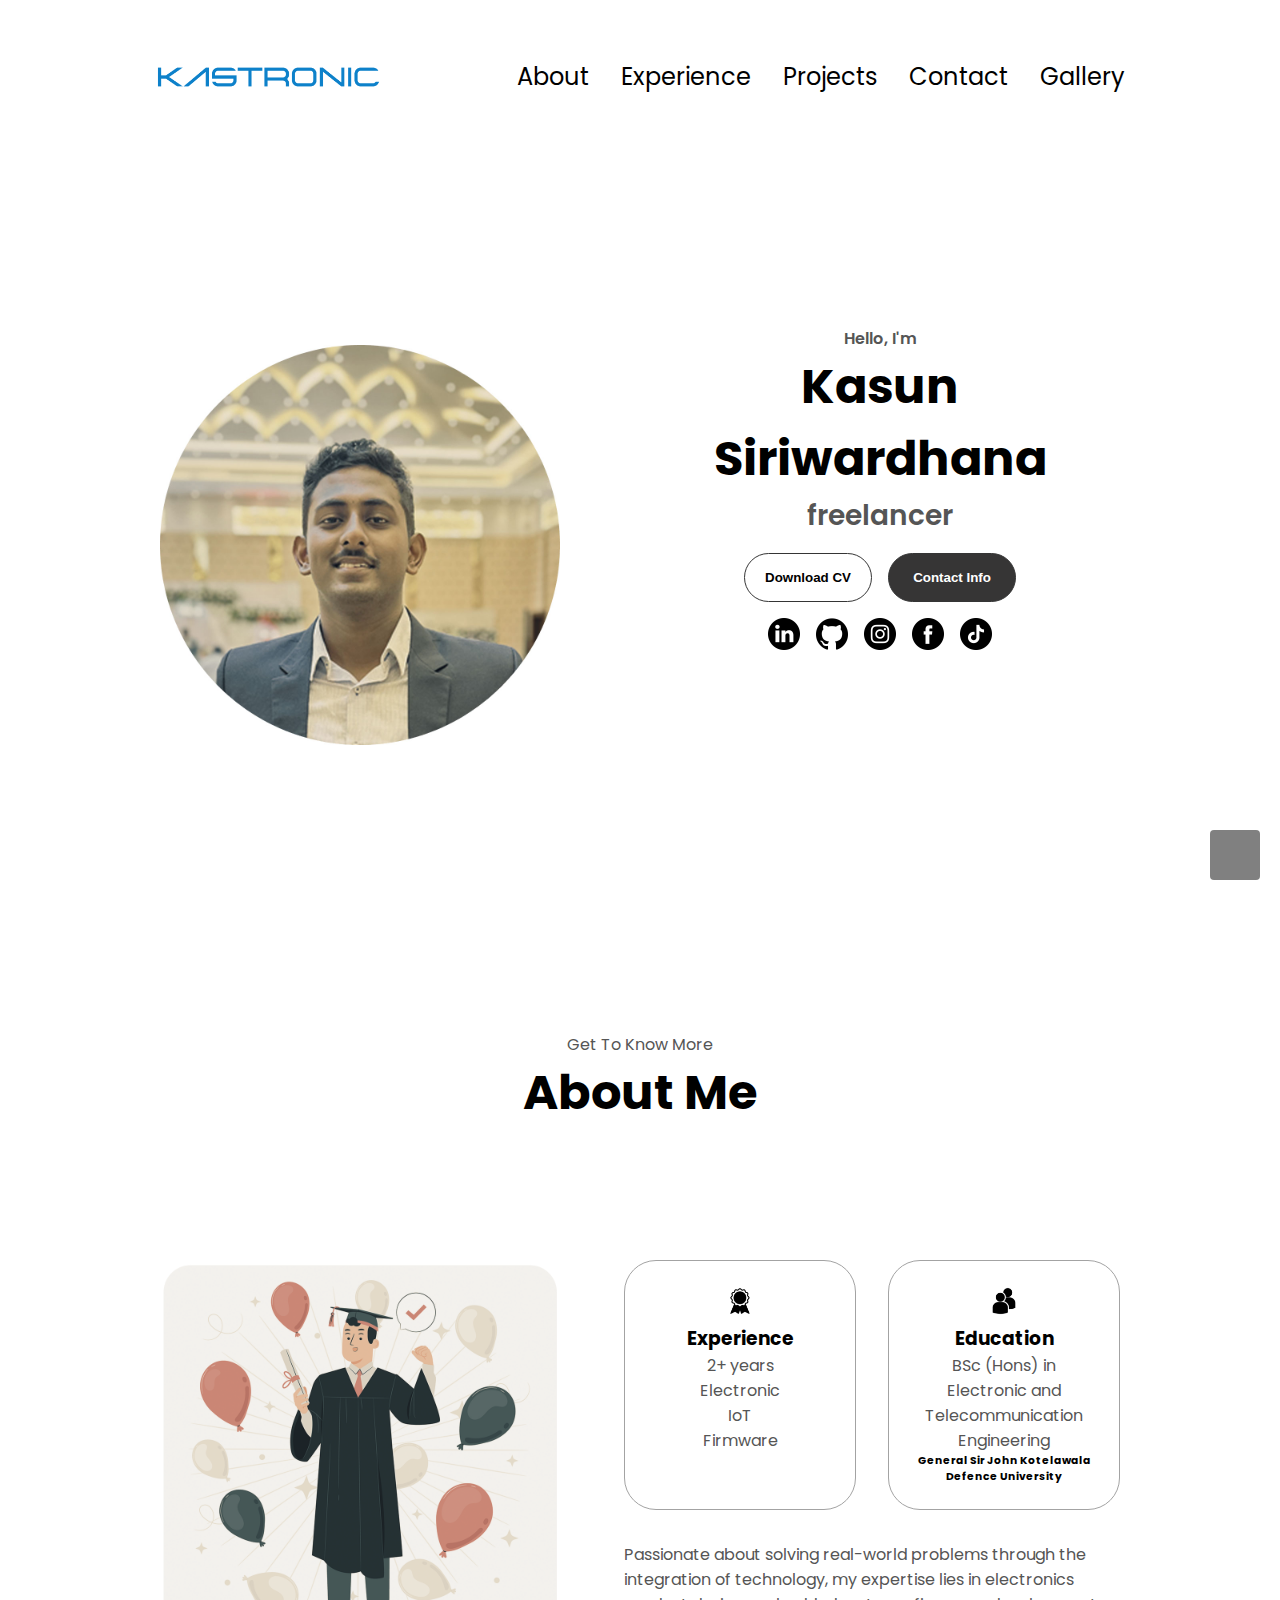
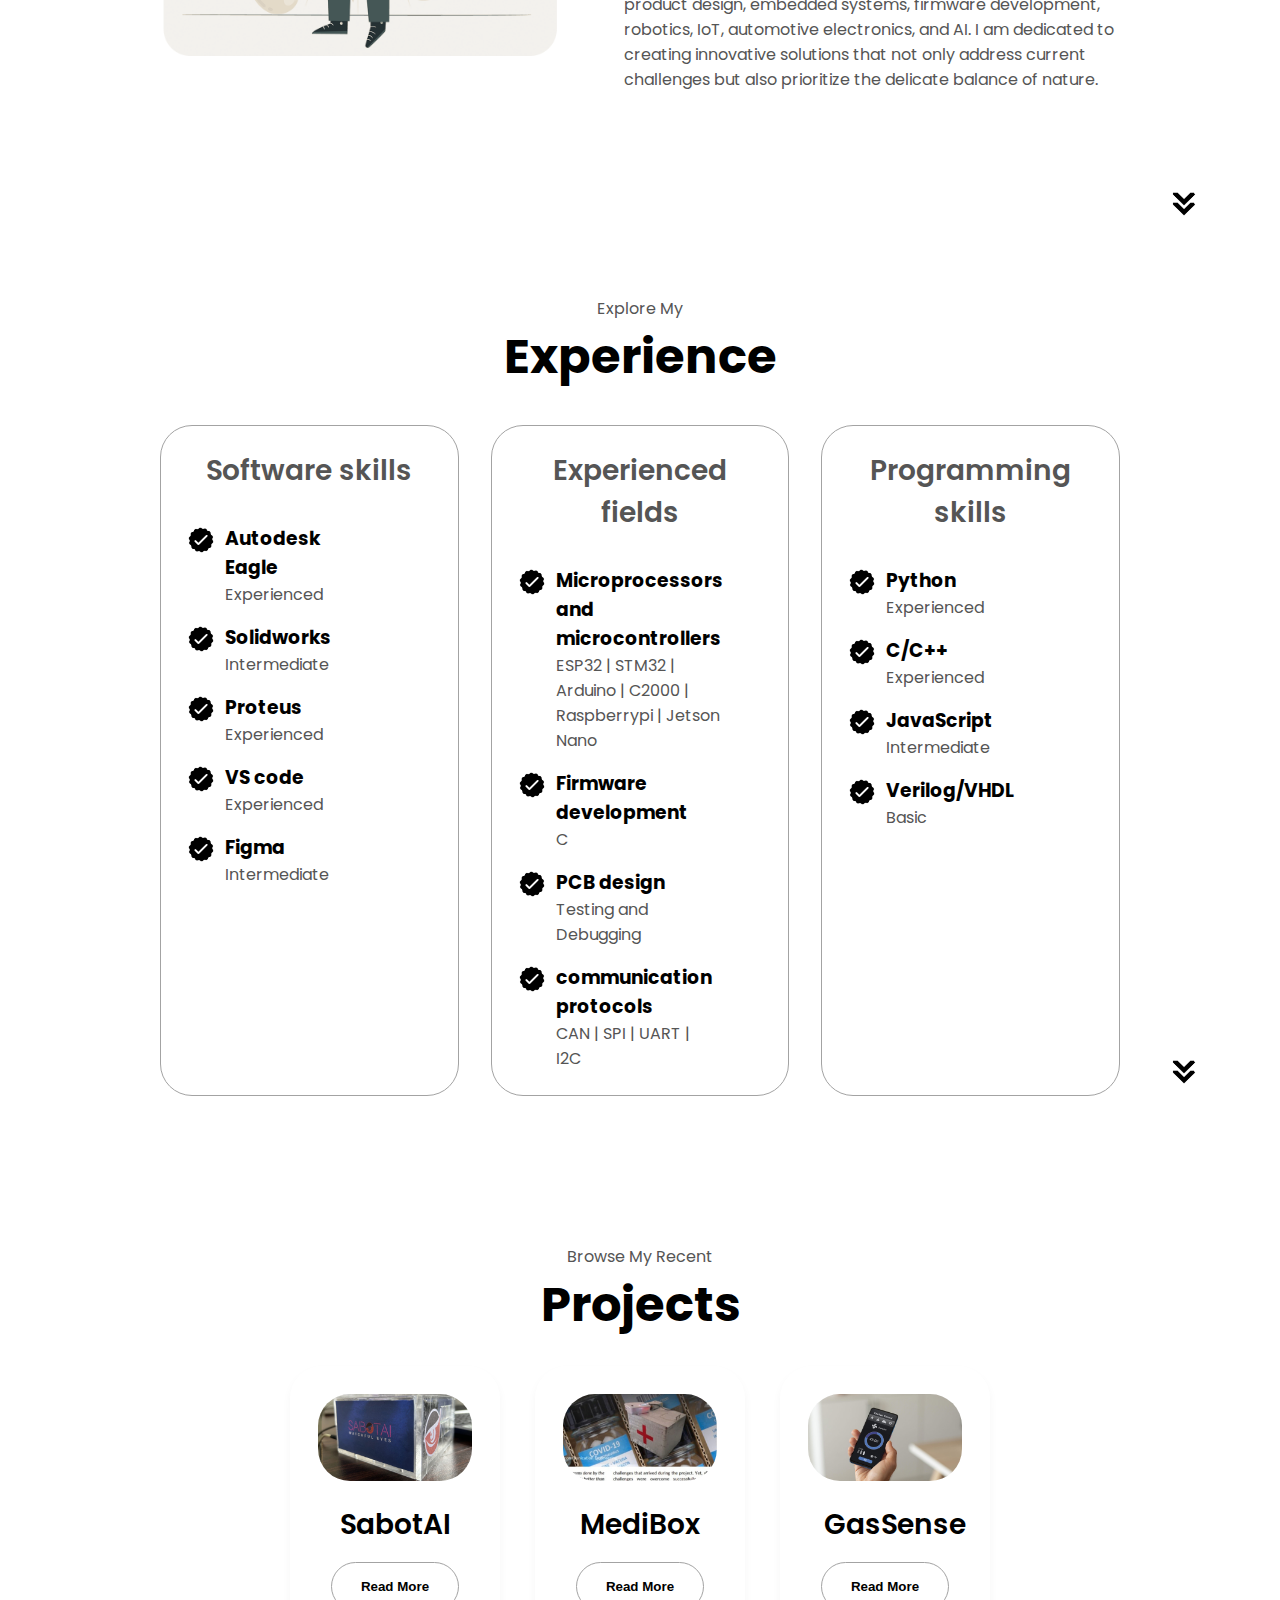
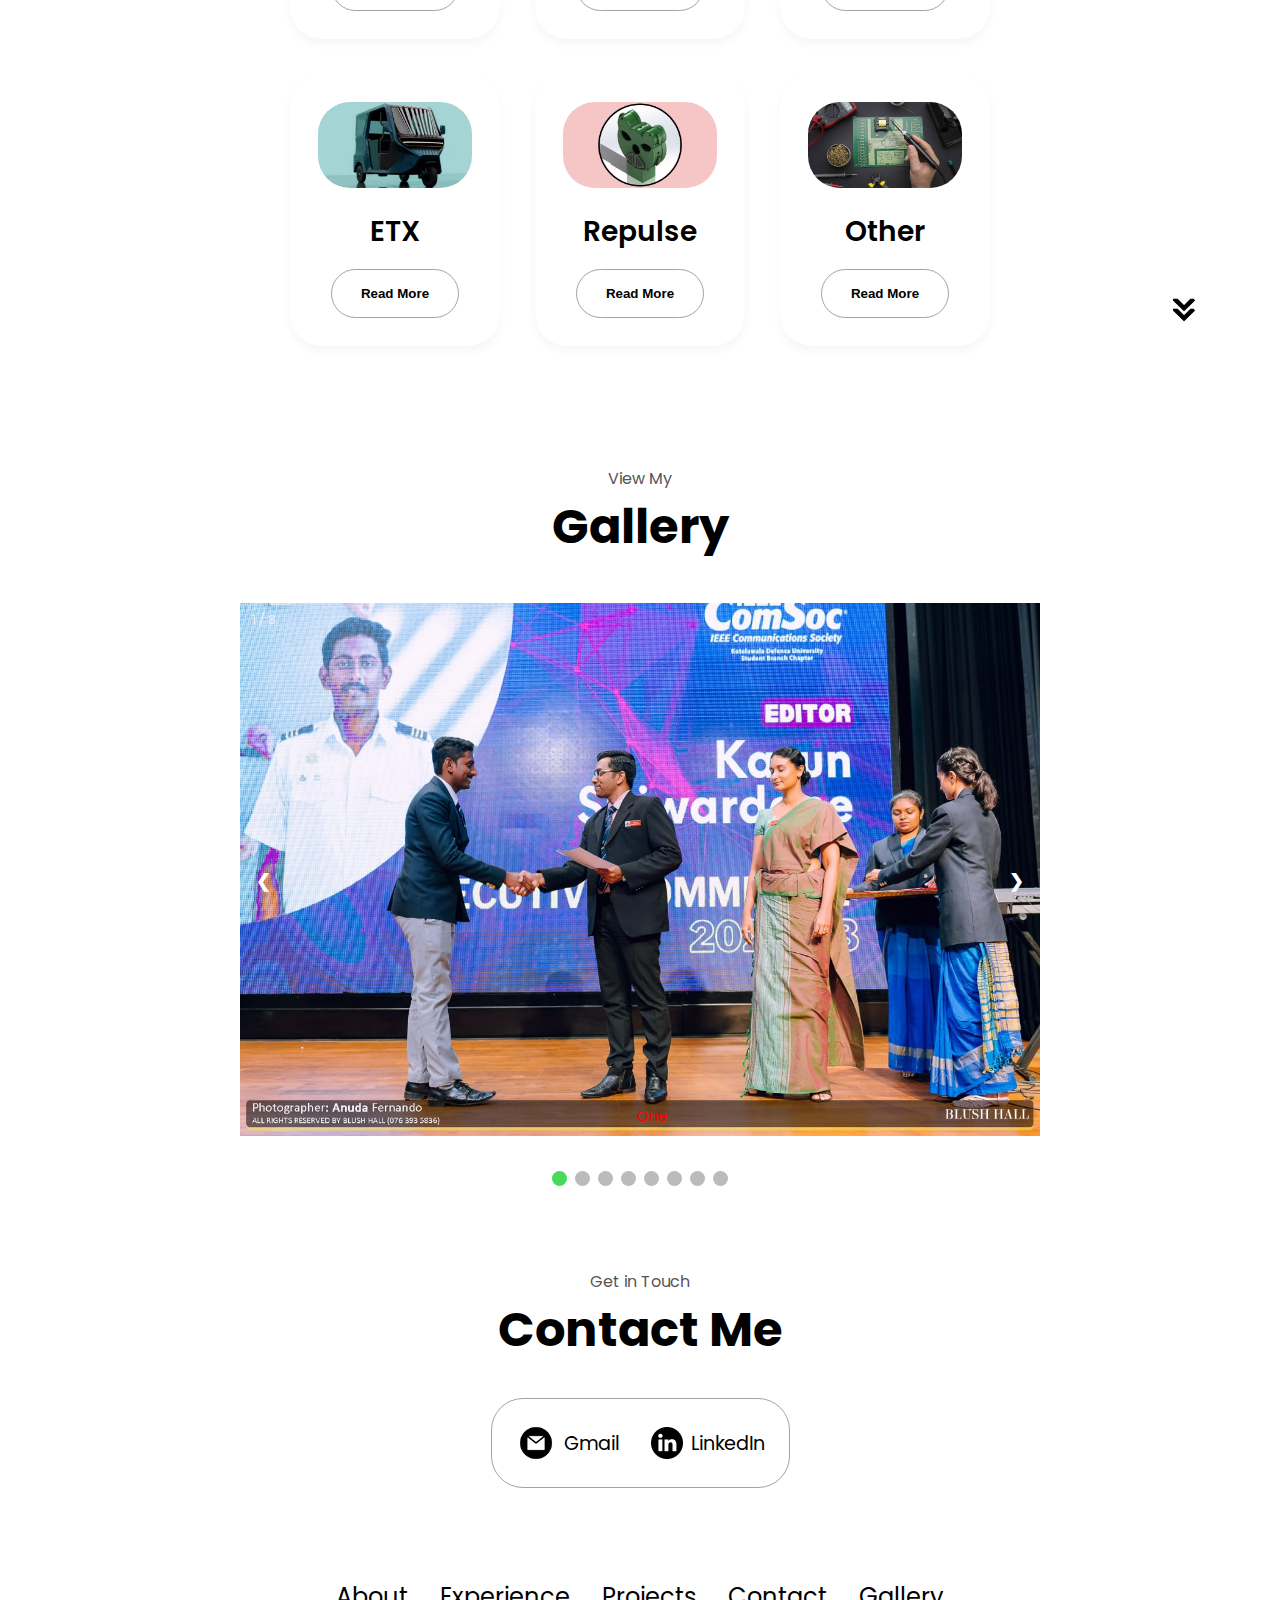
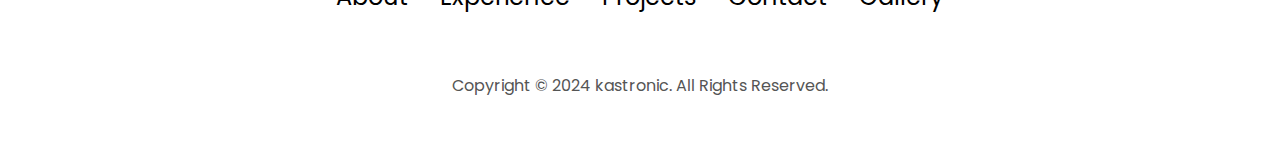
<file: index.html>
<!DOCTYPE html>
<html lang="en">
  <head>
    <meta charset="UTF-8" />
    <meta http-equiv="X-UA-Compatible" content="IE=edge" />
    <meta name="viewport" content="width=device-width, initial-scale=1.0" />
    
    <title>Kasun Siriwardhana</title>

    <link rel="apple-touch-icon" sizes="180x180" href="../assets/fav/apple-touch-icon.png">
    <link rel="icon" type="image/png" sizes="32x32" href="../assets/fav/favicon-32x32.png">
    <link rel="icon" type="image/png" sizes="16x16" href="../assets/fav/favicon-16x16.png">
    <link rel="manifest" href="../assets/fav/site.webmanifest">
    <link rel="mask-icon" href="../assets/fav/safari-pinned-tab.svg" color="#5bbad5">
    <meta name="msapplication-TileColor" content="#da532c">
    <meta name="theme-color" content="#ffffff">

    <link rel="stylesheet" href="style.css" />
    <link rel="stylesheet" href="mediaquries.css" />

  </head>
  <body>
    <nav id="desktop-nav">
      <div class="logo">
        <img src="./assets/kastronic_b.png" alt="My logo picture" />
      </div>
      <div>
        <ul class="nav-links">
          <li><a href="#about">About</a></li>
          <li><a href="#experience">Experience</a></li>
          <li><a href="#projects">Projects</a></li>
          <li><a href="#contact">Contact</a></li>
          <li><a href="#image-slideshow">Gallery</a></li>
        </ul>
      </div>
    </nav>
    <nav id="hamburger-nav">
      <div class="logo-ham">
        <img src="./assets/kastronic_b.png" alt="My logo picture" />
      </div>
      <div class="hamburger-menu">
        <div class="hamburger-icon" onclick="toggleMenu()">
          <span></span>
          <span></span>
          <span></span>
        </div>
        <div class="menu-links">
          <li><a href="#about" onclick="toggleMenu()">About</a></li>
          <li><a href="#experience" onclick="toggleMenu()">Experience</a></li>
          <li><a href="#projects" onclick="toggleMenu()">Projects</a></li>
          <li><a href="#contact" onclick="toggleMenu()">Contact</a></li>
          <li><a href="#image-slideshow" onclick="toggleMenu()">Gallery</a></li>
        </div>
      </div>
    </nav>
    <section id="profile">
      <div class="section__pic-container">
        <img src="./assets/profile-pic_bw.jpg" alt="My profile picture" />
      </div>
      <div class="section__text">
        <p class="section__text__p1">Hello, I'm</p>
        <h1 class="title">Kasun Siriwardhana</h1>
        <p class="section__text__p2">freelancer</p>
        <div class="btn-container">
          <button
            class="btn btn-color-2"
            onclick="window.open('./assets/kasun_siriwardhana_CV.pdf')"
          >
            Download CV
          </button>
          <button class="btn btn-color-1" onclick="location.href='https://linktr.ee/kasun99'">
            Contact Info
          </button>
        </div>
        <div id="socials-container">
          <img
            src="./assets/linkedin.png"
            alt="My LinkedIn profile"
            class="icon"
            onclick="location.href='https://lk.linkedin.com/in/kasun-siriwardhana'"
          />
          <img
            src="./assets/github.png"
            alt="My Github profile"
            class="icon"
            onclick="location.href='https://github.com/kasunSiriwardhana'" 
          />
          <img
            src="./assets/instagram.png"
            alt="My Instagram profile"
            class="icon"
            onclick="location.href='https://www.instagram.com/gold_kasu'"
          />
          <img
            src="./assets/facebook.png"
            alt="My facebook profile"
            class="icon"
            onclick="location.href='https://www.facebook.com/kasun.kavindu.3/'"   
          /> 
          <img
            src="./assets/tiktok.png"
            alt="My tiktok profile"
            class="icon"
            onclick="location.href='https://www.tiktok.com/@gold_kasu'"
          />

        </div>
        <div class="heart-rate">
          <svg version="1.0" xmlns="http://www.w3.org/2000/svg" xmlns:xlink="http://www.w3.org/1999/xlink" x="0px" y="0px" width="150px" height="73px" viewBox="0 0 150 73" enable-background="new 0 0 150 73" xml:space="preserve">
            <polyline fill="none" stroke="#009B9E" stroke-width="3" stroke-miterlimit="10" points="0,45.486 38.514,45.486 44.595,33.324 50.676,45.486 57.771,45.486 62.838,55.622 71.959,9 80.067,63.729 84.122,45.486 97.297,45.486 103.379,40.419 110.473,45.486 150,45.486"
            />
          </svg>
          <div class="fade-in"></div>
          <div class="fade-out"></div>
        </div>
      </div>
    </section>
    <section id="about">
      <p class="section__text__p1">Get To Know More</p>
      <h1 class="title">About Me</h1>
      <div class="section-container">
        <div class="section__pic-container">
          <img
            src="./assets/about_me_2.png"
            alt="Profile picture"
            class="about-pic"
          />
        </div>
        <div class="about-details-container">
          <div class="about-containers">
            <div class="details-container">
              <img
                src="./assets/experience.png"
                alt="Experience icon"
                class="icon"
              />
              <h3>Experience</h3>
              <p>2+ years <br />Electronic<br /> IoT<br />  Firmware</p>
            </div>
            <div class="details-container">
              <img
                src="./assets/education.png"
                alt="Education icon"
                class="icon"
              />
              <h3>Education</h3>
              <p>BSc (Hons) in Electronic and Telecommunication Engineering</p>
                <h6>General Sir John Kotelawala Defence 
                  University</h6>
            </div>
          </div>
          <div class="text-container">
            <p>
              Passionate about solving real-world problems through the integration of technology,
              my expertise lies in electronics product design, embedded systems, firmware development, 
              robotics, IoT, automotive electronics, and AI. I am dedicated to creating innovative solutions 
              that not only address current challenges but also prioritize the delicate balance of nature.
            </p>
          </div>
        </div>
      </div>
      <img
        src="./assets/arrow.png"
        alt="Arrow icon"
        class="icon arrow"
        onclick="location.href='./#experience'"
      />
    </section>
    <section id="experience">
      <p class="section__text__p1">Explore My</p>
      <h1 class="title">Experience</h1>
      <div class="experience-details-container">
        <div class="about-containers">
          <div class="details-container">
            <h2 class="experience-sub-title">Software skills</h2>
            <div class="article-container">
              <article>
                <img
                  src="./assets/checkmark.png"
                  alt="Experience icon"
                  class="icon"
                />
                <div>
                  <h3>Autodesk Eagle</h3>
                  <p>Experienced</p>
                </div>
              </article>
              <article>
                <img
                  src="./assets/checkmark.png"
                  alt="Experience icon"
                  class="icon"
                />
                <div>
                  <h3>Solidworks</h3>
                  <p>Intermediate</p>
                </div>
              </article>
              <article>
                <img
                  src="./assets/checkmark.png"
                  alt="Experience icon"
                  class="icon"
                />
                <div>
                  <h3>Proteus</h3>
                  <p>Experienced</p>
                </div>
              </article>
              <article>
                <img
                  src="./assets/checkmark.png"
                  alt="Experience icon"
                  class="icon"
                />
                <div>
                  <h3>VS code</h3>
                  <p>Experienced</p>
                </div>
              </article>
              <article>
                <img
                  src="./assets/checkmark.png"
                  alt="Experience icon"
                  class="icon"
                />
                <div>
                  <h3>Figma</h3>
                  <p>Intermediate</p>
                </div>
              </article>
            </div>
          </div>
          <div class="details-container">
            <h2 class="experience-sub-title">Experienced fields</h2>
            <div class="article-container">
              <article>
                <img
                  src="./assets/checkmark.png"
                  alt="Experience icon"
                  class="icon"
                />
                <div>
                  <h3>Microprocessors and microcontrollers</h3>
                  <p>ESP32 | STM32 | Arduino | C2000 | Raspberrypi | Jetson Nano</p>
                </div>
              </article>
              <article>
                <img
                  src="./assets/checkmark.png"
                  alt="Experience icon"
                  class="icon"
                />
                <div>
                  <h3>Firmware development</h3>
                  <p>C</p>
                </div>
              </article>
              <article>
                <img
                  src="./assets/checkmark.png"
                  alt="Experience icon"
                  class="icon"
                />
                <div>
                  <h3>PCB design</h3>
                  <p>Testing and Debugging</p>
                </div>
              </article>
              <article>
                <img
                  src="./assets/checkmark.png"
                  alt="Experience icon"
                  class="icon"
                />
                <div>
                  <h3>communication protocols</h3>
                  <p>CAN | SPI | UART | I2C </p>
                </div>
              </article>
            </div>
          </div>
          <div class="details-container">
            <h2 class="experience-sub-title">Programming skills</h2>
            <div class="article-container">
              <article>
                <img
                  src="./assets/checkmark.png"
                  alt="Experience icon"
                  class="icon"
                />
                <div>
                  <h3>Python</h3>
                  <p>Experienced</p>
                </div>
              </article>
              <article>
                <img
                  src="./assets/checkmark.png"
                  alt="Experience icon"
                  class="icon"
                />
                <div>
                  <h3>C/C++</h3>
                  <p>Experienced</p>
                </div>
              </article>
              <article>
                <img
                  src="./assets/checkmark.png"
                  alt="Experience icon"
                  class="icon"
                />
                <div>
                  <h3>JavaScript</h3>
                  <p>Intermediate</p>
                </div>
              </article>
              <article>
                <img
                  src="./assets/checkmark.png"
                  alt="Experience icon"
                  class="icon"
                />
                <div>
                  <h3>Verilog/VHDL</h3>
                  <p>Basic</p>
                </div>
              </article>
            </div>
          </div>
        </div>
      </div>
      <img
        src="./assets/arrow.png"
        alt="Arrow icon"
        class="icon arrow"
        onclick="location.href='./#projects'"
      />
    </section>

    <section id="projects">
      <p class="section__text__p1">Browse My Recent</p>
      <h1 class="title">Projects</h1>
      <div class="card-list">
        <div class="card-item">
          <img src="./assets/sabotAI.jpg" alt="Card Image">
          <h2 class="experience-sub-title project-title">SabotAI</h2>
          <div class="btn-container">
            <button
              class="btn btn-color-2 project-btn"
              onclick="location.href='https://drive.google.com/drive/folders/1T7-41gFuR-xbHSY-Ez1UOlyvSAT9Y4tu?usp=sharing'"
            >
              Read More
            </button>
          </div>
        </div>
        <div class="card-item">
          <img src="./assets/medibox.jpg" alt="Card Image">
          <h2 class="experience-sub-title project-title">MediBox</h2>
          <div class="btn-container">
            <button
              class="btn btn-color-2 project-btn"
              onclick="location.href='https://drive.google.com/drive/folders/1scpM52-vP92gGZZngUOjx3SERYQ0ae8N?usp=sharing'"
            >
              Read More
            </button>
          </div>
        </div>
        <div class="card-item">
          <img src="./assets/gassense.jpg" alt="Card Image">
          <h2 class="experience-sub-title project-title">GasSense</h2>
          <div class="btn-container">
            <button
              class="btn btn-color-2 project-btn"
              onclick="location.href='https://drive.google.com/drive/folders/16UcH2BiLqA3jHySQr1Iw5z-CR5-qhxUq?usp=sharing'"
            >
              Read More
            </button>
          </div>
        </div>
        <div class="card-item">
          <img src="./assets/etx.jpg" alt="Card Image">
          <h2 class="experience-sub-title project-title">ETX</h2>
          <div class="btn-container">
            <button
              class="btn btn-color-2 project-btn"
              onclick="location.href='https://drive.google.com/drive/folders/1suo0o98dDh-tY7jMNOpGSYxuzpe4o2pp?usp=sharing'"
            >
              Read More
            </button>
          </div>
        </div>
        <div class="card-item">
          <img src="./assets/repulse.jpg" alt="Card Image">
          <h2 class="experience-sub-title project-title">Repulse</h2>
          <div class="btn-container">
            <button
              class="btn btn-color-2 project-btn"
              onclick="location.href='https://drive.google.com/drive/folders/1nsSXee47o7ktMt7DCrmJXSbZTscRMAcu?usp=sharing'"
            >
              Read More
            </button>
          </div>
        </div>
        <div class="card-item">
          <img src="./assets/other.jpg" alt="Card Image">
          <h2 class="experience-sub-title project-title">Other</h2>
          <div class="btn-container">
            <button
              class="btn btn-color-2 project-btn"
              onclick="location.href='https://drive.google.com/drive/folders/1lElfWrdM2xSHPhUKMVsyE2MMbJIj7Vyp?usp=sharing'"
            >
              Read More
            </button>
          </div>
        </div>
      </div>
      <img
        src="./assets/arrow.png"
        alt="Arrow icon"
        class="icon arrow"
        onclick="location.href='./#contact'"
      />
    </section>
    
    <section id="image-slideshow">
      <div>
        <p class="section__text__p1">View My</p>
        <h1 class="title">Gallery</h1>
        <div class="slideshow-container">
          <div class="mySlides fade">
            <div class="numbertext">1 / 8</div>
            <img class="img-container" src="./assets/slide1.png"> 
            <div class="text">One</div>
          </div>
          <div class="mySlides fade">
            <div class="numbertext">2 / 8</div>
            <img class="img-container" src="./assets/slide2.png" />
            <div class="text">Two</div>
          </div>
          <div class="mySlides fade">
            <div class="numbertext">3 / 8</div>
            <img class="img-container" src="./assets/slide3.png">
            <div class="text">Three</div>
          </div>
          <div class="mySlides fade">
            <div class="numbertext">4 / 8</div>
            <img class="img-container" src="./assets/slide4.png">
            <div class="text">four</div>
          </div>
          <div class="mySlides fade">
            <div class="numbertext">5 / 8</div>
            <img class="img-container" src="./assets/slide5.png">
            <div class="text">Five</div>
          </div>
          <div class="mySlides fade">
            <div class="numbertext">6 / 8</div>
            <img class="img-container" src="./assets/slide6.png">
            <div class="text">Six</div>
          </div>
          <div class="mySlides fade">
            <div class="numbertext">7 / 8</div>
            <img class="img-container" src="./assets/slide7.png">
            <div class="text">Seven</div>
          </div>
          <div class="mySlides fade">
            <div class="numbertext">8 / 8</div>
            <img class="img-container" src="./assets/slide8.png">
            <div class="text">Eight</div>
          </div>
          <a class="prev" onclick="plusSlides(-1)">❮</a>
          <a class="next" onclick="plusSlides(1)">❯</a>
        </div>
        <br/>
    
        <div style="text-align: center">
          <span class="dot" onclick="currentSlide(1)"></span>
          <span class="dot" onclick="currentSlide(2)"></span>
          <span class="dot" onclick="currentSlide(3)"></span>
          <span class="dot" onclick="currentSlide(4)"></span>
          <span class="dot" onclick="currentSlide(5)"></span>
          <span class="dot" onclick="currentSlide(6)"></span>
          <span class="dot" onclick="currentSlide(7)"></span>
          <span class="dot" onclick="currentSlide(8)"></span>
        </div>
      </div>
    </section>

    <section id="contact">
      <p class="section__text__p1">Get in Touch</p>
      <h1 class="title">Contact Me</h1>
      <div class="contact-info-upper-container">
        <div class="contact-info-container">
          <img
            src="./assets/email.png"
            alt="Email icon"
            class="icon contact-icon email-icon"
          />
          <p><a href="mailto:kasunsiriwardhana22@gmail.com">Gmail</a></p>
        </div>
        <div class="contact-info-container">
          <img
            src="./assets/linkedin.png"
            alt="LinkedIn icon"
            class="icon contact-icon"
          />
          <p><a href="https://lk.linkedin.com/in/kasun-siriwardhana">LinkedIn</a></p>
        </div>
      </div>
    </section>
    
    <footer>
      <nav>
        <div class="nav-links-container">
          <ul class="nav-links">
            <li><a href="#about">About</a></li>
            <li><a href="#experience">Experience</a></li>
            <li><a href="#projects">Projects</a></li>
            <li><a href="#contact">Contact</a></li>
            <li><a href="#image-slideshow">Gallery</a></li>
          </ul>
        </div>
      </nav>
      <p>Copyright &#169; 2024 kastronic. All Rights Reserved.</p>
    </footer>

    <!-- Back to top button -->
    <a href="#" id="bt-top"></a>

    <script src="script.js"></script>

  </body>
</html>
</file>
<file: style.css>
/* GENERAL */

@import url("https://fonts.googleapis.com/css2?family=Poppins:wght@300;400;500;600&display=swap");

* {
  margin: 0;
  padding: 0;
}

body {
  font-family: "Poppins", sans-serif;
}

html {
  scroll-behavior: smooth;
}

p {
  color: rgb(85, 85, 85);
}

/* TRANSITION */

a,
.btn {
  transition: all 300ms ease;
}

/* DESKTOP NAV */

nav,
.nav-links {
  display: flex;
}

nav {
  justify-content: space-around;
  align-items: center;
  height: 17vh;
}

.nav-links {
  gap: 2rem;
  list-style: none;
  font-size: 1.5rem;
}

a {
  color: black;
  text-decoration: none;
  text-decoration-color: white;
}

a:hover {
  color: grey;
  text-decoration: underline;
  text-underline-offset: 1rem;
  text-decoration-color: rgb(181, 181, 181);
}

.logo {
  display: flex;
  top: 0;
  left: 0; 
  height: 30px;
  width: 50px;
  margin: auto 0;
}

.logo:hover {
  cursor: default;
}

/* HAMBURGER MENU */

#hamburger-nav {
  display: none;
}

.logo-ham {
  display: flex;
  top: 0;
  left: 0; 
  height: 24px;
  width: 40px;
  margin: auto 0;
}

.hamburger-menu {
  position: relative;
  display: inline-block;
}

.hamburger-icon {
  display: flex;
  flex-direction: column;
  justify-content: space-between;
  height: 24px;
  width: 30px;
  cursor: pointer;
}

.hamburger-icon span {
  width: 100%;
  height: 2px;
  background-color: black;
  transition: all 0.3 ease-in-out;
}

.menu-links {
  position: absolute;
  top: 100%;
  right: 0;
  background-color: white;
  width: fit-content;
  max-height: 0;
  overflow: hidden;
  transition: all 0.3 ease-in-out;
}

.menu-links a {
  display: block;
  padding: 10px;
  text-align: center;
  font-size: 1.5rem;
  color: black;
  text-decoration: none;
  transition: all 0.3 ease-in-out;
}

.menu-links li {
  list-style: none;
}

.menu-links.open {
  max-height: 300px;
}

.hamburger-icon.open span:first-child {
  transform: rotate(45deg) translate(10px, 5px);
}

.hamburger-icon.open span:nth-child(2) {
  opacity: 0;
}

.hamburger-icon.open span:last-child {
  transform: rotate(-45deg) translate(10px, -5px);
}

.hamburger-icon span:first-child {
  transform: none;
}

.hamburger-icon span:first-child {
  opacity: 1;
}

.hamburger-icon span:first-child {
  transform: none;
}

/* SECTIONS */

section {
  padding-top: 4vh;
  height: 96vh;
  margin: 0 10rem;
  box-sizing: border-box;
  min-height: fit-content;
}

.section-container {
  display: flex;
}

/* PROFILE SECTION */

#profile {
  display: flex;
  justify-content: center;
  gap: 5rem;
  height: 80vh;
}

.section__pic-container {
  display: flex;
  height: 400px;
  width: 400px;
  margin: auto 0;
}

.section__text {
  align-self: center;
  text-align: center;
}

.section__text p {
  font-weight: 600;
}

.section__text__p1 {
  text-align: center;
}

.section__text__p2 {
  font-size: 1.75rem;
  margin-bottom: 1rem;
}

.title {
  font-size: 3rem;
  text-align: center;
}

#socials-container {
  display: flex;
  justify-content: center;
  margin-top: 1rem;
  gap: 1rem;
}

/* ICONS */

.icon {
  cursor: pointer;
  height: 2rem;
}

/* BUTTONS */

.btn-container {
  display: flex;
  justify-content: center;
  gap: 1rem;
}

.btn {
  font-weight: 600;
  transition: all 300ms ease;
  padding: 1rem;
  width: 8rem;
  border-radius: 2rem;
}

.btn-color-1,
.btn-color-2 {
  border: rgb(53, 53, 53) 0.1rem solid;
}

.btn-color-1:hover,
.btn-color-2:hover {
  cursor: pointer;
}

.btn-color-1,
.btn-color-2:hover {
  background: rgb(54, 53, 53);
  color: rgb(255, 255, 255);
}

.btn-color-1:hover {
  background: rgb(0, 0, 0);
}

.btn-color-2 {
  background: none;
}

.btn-color-2:hover {
  border: rgb(255, 255, 255) 0.1rem solid;
}

.btn-container {
  gap: 1rem;
}

/*heart rate anime*/
.heart-rate {
  display: flex;
  width: 150px;
  height: 73px;
  position: relative;
  margin: 20px auto;
  justify-content: center;
}

.fade-in {
  position: absolute;
  width: 100%;
  height: 100%;
  background-color: #ffffff;
  top: 0;
  right: 0;
  animation: heartRateIn 2.5s linear infinite;
}

.fade-out {
  position: absolute;
  width: 120%;
  height: 100%;
  top: 0;
  left: -120%;
  animation: heartRateOut 2.5s linear infinite;
  background: rgb(255, 255, 255);
  background: -moz-linear-gradient(left, rgb(255, 255, 255) 0%, rgb(255, 255, 255) 50%, rgba(255, 255, 255, 0) 100%);
  background: -webkit-linear-gradient(left, rgb(255, 255, 255) 0%, rgb(255, 255, 255) 50%, rgba(0, 0, 0, 0) 100%);
  background: -o-linear-gradient(left, rgb(255, 255, 255) 0%, rgb(255, 255, 255) 50%, rgba(0, 0, 0, 0) 100%);
  background: -ms-linear-gradient(left, rgb(255, 255, 255) 0%, rgb(255, 255, 255) 50%, rgba(0, 0, 0, 0) 100%);
  background: linear-gradient(to right, rgb(255, 255, 255) 0%, rgb(255, 255, 255) 80%, rgba(0, 0, 0, 0) 100%);
}

@keyframes heartRateIn {
  0% {
    width: 100%;
  }
  50% {
    width: 0;
  }
  100% {
    width: 0;
  }
}

@keyframes heartRateOut {
  0% {
    left: -120%;
  }
  30% {
    left: -120%;
  }
  100% {
    left: 0;
  }
}

/* ABOUT SECTION */

#about {
  position: relative;
}

.about-containers {
  gap: 2rem;
  margin-bottom: 2rem;
  margin-top: 2rem;

}

.about-details-container {
  justify-content: center;
  flex-direction: column;
}

.about-containers,
.about-details-container {
  display: flex;
}

.about-pic {
  border-radius: 2rem;
}

.arrow {
  position: absolute;
  right: -5rem;
  bottom: 2.5rem;
}

.details-container {
  padding: 1.5rem;
  flex: 1;
  background: white;
  border-radius: 2rem;
  border: rgb(53, 53, 53) 0.1rem solid;
  border-color: rgb(163, 163, 163);
  text-align: center;
}

.section-container {
  gap: 4rem;
  height: 80%;
}

.section__pic-container {
  height: 400px;
  width: 400px;
  margin: auto 0;
}

/* EXPERIENCE SECTION */

#experience {
  position: relative;
}

.experience-sub-title {
  color: rgb(85, 85, 85);
  font-weight: 600;
  font-size: 1.75rem;
  margin-bottom: 2rem;
}

.experience-details-container {
  display: flex;
  justify-content: center;
  flex-direction: column;
}

.article-container {
  display: flex;
  text-align: initial;
  flex-wrap: wrap;
  white-space: normal;
  flex-direction: row;
  gap: 1rem;
  justify-content: flex-start;
}

article {
  display: flex;
  width: 10rem;
  justify-content: flex-start;
  gap: 0.5rem;
}

article .icon {
  cursor: default;
}

/* PROJECTS SECTION */

#projects {
  position: relative;
  margin-top: 5rem;
  margin-bottom: 5rem;
}
.project-details-container{
  display: flex;
  width: 100vw;
}
.project-containers {
  width: 100px;
  height: 100px;
  gap: 2rem;
  margin-bottom: 2rem;
  margin-top: 2rem;
  display: flex;
  justify-content: space-between;
  flex-direction: row;

}
.details-container-project {
  width: 100px;
  height: 100px;
  padding: 1.5rem;
  flex: 1;
  background: white;
  border-radius: 2rem;
  border: rgb(53, 53, 53) 0.1rem solid;
  border-color: rgb(163, 163, 163);
  text-align: center;
}

.color-container {
  border-color: rgb(163, 163, 163);
  background: rgb(250, 250, 250);
}

.project-img {
  border-radius: 2rem;
  width: 90%;
  height: 90%;
}

.project-title {
  margin: 1rem;
  color: black;
  text-align: center;
}

.project-btn {
  color: black;
  border-color: rgb(163, 163, 163);
}

/*image slideshow*/

#image-slideshow {
  display: flex;
  justify-content: center;
  align-items: center;
  height: 100vh;
  height: auto;
  padding: 20px;
  margin: 20px;
}
.mySlides {
  display: none;
}

.img-container {
  width: 100%;
  height: auto;
}

/* Slideshow container */

.slideshow-container {
  max-width: 800px; /* Adjust maximum width for desktop view */
  width: 100%;
  position: relative;
  align-items: center;
  justify-content: center;
  margin-top: 5%;
}

/* Next & previous buttons */

.prev,
.next {
  cursor: pointer;
  position: absolute;
  top: 50%;
  width: auto;
  padding: 16px;
  margin-top: -22px;
  color: white;
  font-weight: bold;
  font-size: 18px;
  transition: 0.6s ease;
  border-radius: 0 3px 3px 0;
  user-select: none;
}

/* Position the "next button" to the right */

.next {
  right: 0;
  border-radius: 3px 0 0 3px;
}

/* On hover, add a black background color with a little bit see-through */

.prev:hover,
.next:hover {
  background-color: rgba(0, 0, 0, 0.8);
}

/* Caption text */

.text {
  color: #ff0000;
  font-size: 15px;
  padding: 8px 12px;
  position: absolute;
  bottom: 8px;
  width: 100%;
  text-align: center;
}

/* Number text (1/3 etc) */

.numbertext {
  color: #f2f2f2;
  font-size: 12px;
  padding: 8px 12px;
  position: absolute;
  top: 0;
}

/* The dots/bullets/indicators */

.dot {
  cursor: pointer;
  height: 15px;
  width: 15px;
  margin: 0 2px;
  background-color: #bbb;
  border-radius: 50%;
  display: inline-block;
  transition: background-color 0.6s ease;
}

.active,
.dot:hover {
  background-color: #46dc5a;
}

/* Fading animation */

.fade {
  animation-name: fade;
  animation-duration: 1.5s;
}

@keyframes fade {
  from {
     opacity: 0.4;
  }
  to {
     opacity: 1;
  }
}

/* On smaller screens, decrease text size */

@media only screen and (max-width: 300px) {
  .prev,
  .next,
  .text {
     font-size: 11px;
  }
}
/* image slideshow end */

/* CONTACT */

#contact {
  display: flex;
  justify-content: center;
  flex-direction: column;
  height: 70vh;
}

.contact-info-upper-container {
  display: flex;
  justify-content: center;
  border-radius: 2rem;
  border: rgb(53, 53, 53) 0.1rem solid;
  border-color: rgb(163, 163, 163);
  background: (250, 250, 250);
  margin: 2rem auto;
  padding: 0.5rem;
}

.contact-info-container {
  display: flex;
  align-items: center;
  justify-content: center;
  gap: 0.5rem;
  margin: 1rem;
}

.contact-info-container p {
  font-size: larger;
}

.contact-icon {
  cursor: default;
}

.email-icon {
  height: 2.5rem;
}

/* FOOTER SECTION */

footer {
  height: 26vh;
  margin: 0 1rem;
}

footer p {
  text-align: center;
}


/* project cards */
.card-list {
  display: grid;
  grid-template-columns: repeat(auto-fill, minmax(200px, 1fr));
  max-width: 700px;
  margin: 5px auto;
  padding: 20px;
  gap: 35px;
}
.card-list .card-item {
  background: #fff;
  padding: 26px;
  border-radius: 2rem;
  box-shadow: 0px 5px 10px rgba(0, 0, 0, 0.04);
  list-style: none;
  cursor: pointer;
  text-decoration: none;
  border: 2px solid transparent;
  transition: border 0.5s ease;
}
.card-list .card-item:hover {
  border: 2px solid #000;
}
.card-list .card-item img {
  width: 100%;
  aspect-ratio: 16/9;
  border-radius: 2rem;
  object-fit: cover;
}

/* back to top */
#bt-top {
  display: inline-block;
  background-color: grey;
  width: 50px;
  height: 50px;
  text-align: center;
  border-radius: 4px;
  position: fixed;
  bottom: 20px;
  right: 20px;
  z-index: 1000;
}

#bt-top:hover {
  cursor: pointer;
  background-color: #333;
}
</file>
<file: mediaquries.css>
@media screen and (max-width: 1400px) {
    #profile {
      height: 83vh;
      margin-bottom: 6rem;
    }
    .about-containers {
      flex-wrap: wrap;
    }
    #contact,
    #projects {
      height: fit-content;
    }
  }
  
  @media screen and (max-width: 1200px) {
    #desktop-nav {
      display: none;
    }
    #hamburger-nav {
      display: flex;
    }
    #experience,
    .experience-details-container {
      margin-top: 2rem;
    }
    #profile,
    .section-container {
      display: block;
    }
    #image-slideshow {
      display: flex;
      margin-top: 5rem;
    }
    .arrow {
      display: none;
    }
    section,
    .section-container {
      height: fit-content;
    }
    section {
      margin: 0 5%;
    }
    .section__pic-container {
      width: 275px;
      height: 275px;
      margin: 0 auto 2rem;
    }
    .about-containers {
      margin-top: 0;
    }
    .card-list .card-item {
      padding: 15px;
    }

  }
  
  @media screen and (max-width: 600px) {
    #contact,
    footer {
      height: 40vh;
    }
    #profile {
      height: 83vh;
      margin-bottom: 0;
    }
    article {
      font-size: 1rem;
    }
    footer nav {
      height: fit-content;
      margin-bottom: 2rem;
    }
    .about-containers,
    .contact-info-upper-container,
    .btn-container {
      flex-wrap: wrap;
    }
    .contact-info-container {
      margin: 0;
    }
    .contact-info-container p,
    .nav-links li a {
      font-size: 1rem;
    }
    .experience-sub-title {
      font-size: 1.25rem;
    }
    .logo {
      font-size: 1.5rem;
    }
    .nav-links {
      flex-direction: column;
      gap: 0.5rem;
      text-align: center;
    }
    .section__pic-container {
      width: auto;
      height: 46vw;
      justify-content: center;
    }
    .section__text__p2 {
      font-size: 1.25rem;
    }
    .title {
      font-size: 2rem;
    }
    .text-container {
      text-align: justify;
    }
    #bt-top{
      display: none;
    }
    .card-list {
      margin: 0 auto;
    }
  }
</file>
